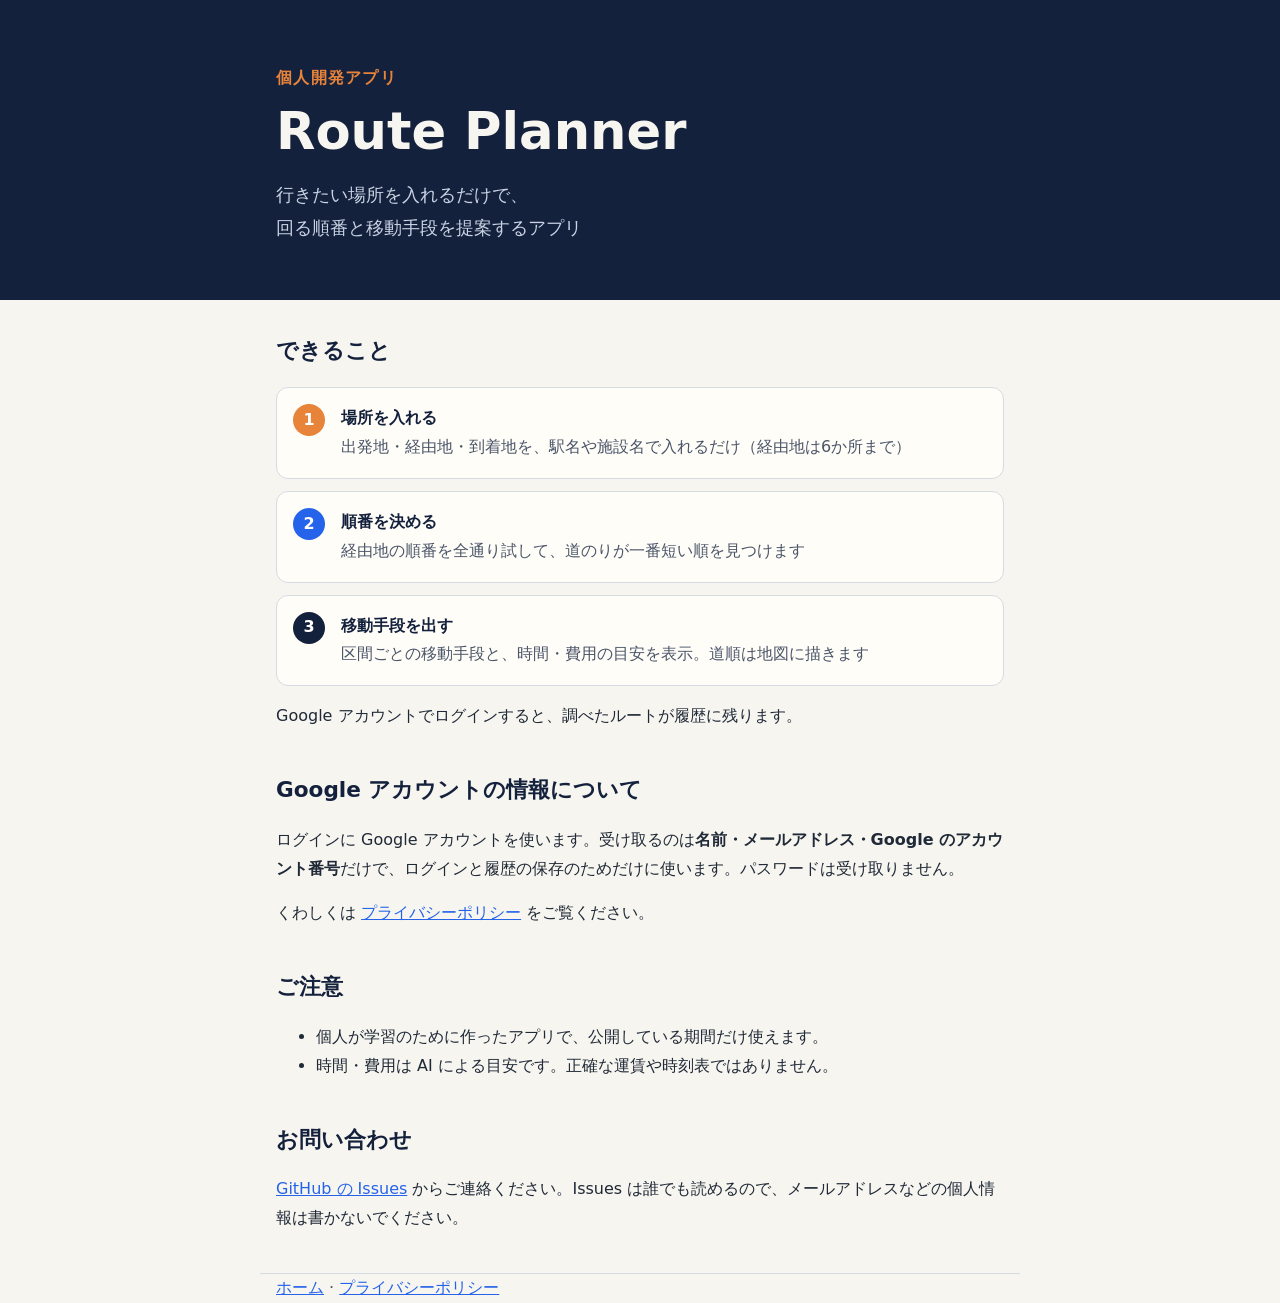
<file: index.html>
<!doctype html>
<html lang="ja">
<head>
<meta charset="utf-8">
<meta name="viewport" content="width=device-width, initial-scale=1">
<title>Route Planner</title>
<meta name="description" content="行きたい場所を入れるだけで、回る順番と移動手段を提案するアプリ">
<link rel="stylesheet" href="style.css">
</head>
<body>
<header class="hero">
  <div class="wrap">
    <p class="eyebrow">個人開発アプリ</p>
    <h1>Route Planner</h1>
    <p class="lead">行きたい場所を入れるだけで、<br>回る順番と移動手段を提案するアプリ</p>
  </div>
</header>

<main class="wrap">
  <section>
    <h2>できること</h2>
    <ol class="steps">
      <li><strong>場所を入れる</strong><span>出発地・経由地・到着地を、駅名や施設名で入れるだけ（経由地は6か所まで）</span></li>
      <li><strong>順番を決める</strong><span>経由地の順番を全通り試して、道のりが一番短い順を見つけます</span></li>
      <li><strong>移動手段を出す</strong><span>区間ごとの移動手段と、時間・費用の目安を表示。道順は地図に描きます</span></li>
    </ol>
    <p>Google アカウントでログインすると、調べたルートが履歴に残ります。</p>
  </section>

  <section>
    <h2>Google アカウントの情報について</h2>
    <p>ログインに Google アカウントを使います。受け取るのは<strong>名前・メールアドレス・Google のアカウント番号</strong>だけで、ログインと履歴の保存のためだけに使います。パスワードは受け取りません。</p>
    <p>くわしくは <a href="privacy.html">プライバシーポリシー</a> をご覧ください。</p>
  </section>

  <section>
    <h2>ご注意</h2>
    <ul>
      <li>個人が学習のために作ったアプリで、公開している期間だけ使えます。</li>
      <li>時間・費用は AI による目安です。正確な運賃や時刻表ではありません。</li>
    </ul>
  </section>

  <section>
    <h2>お問い合わせ</h2>
    <p><a href="https://github.com/murase4869/route-planner-ai/issues">GitHub の Issues</a> からご連絡ください。Issues は誰でも読めるので、メールアドレスなどの個人情報は書かないでください。</p>
  </section>
</main>

<footer class="wrap">
  <a href="index.html">ホーム</a> · <a href="privacy.html">プライバシーポリシー</a>
</footer>
</body>
</html>
</file>
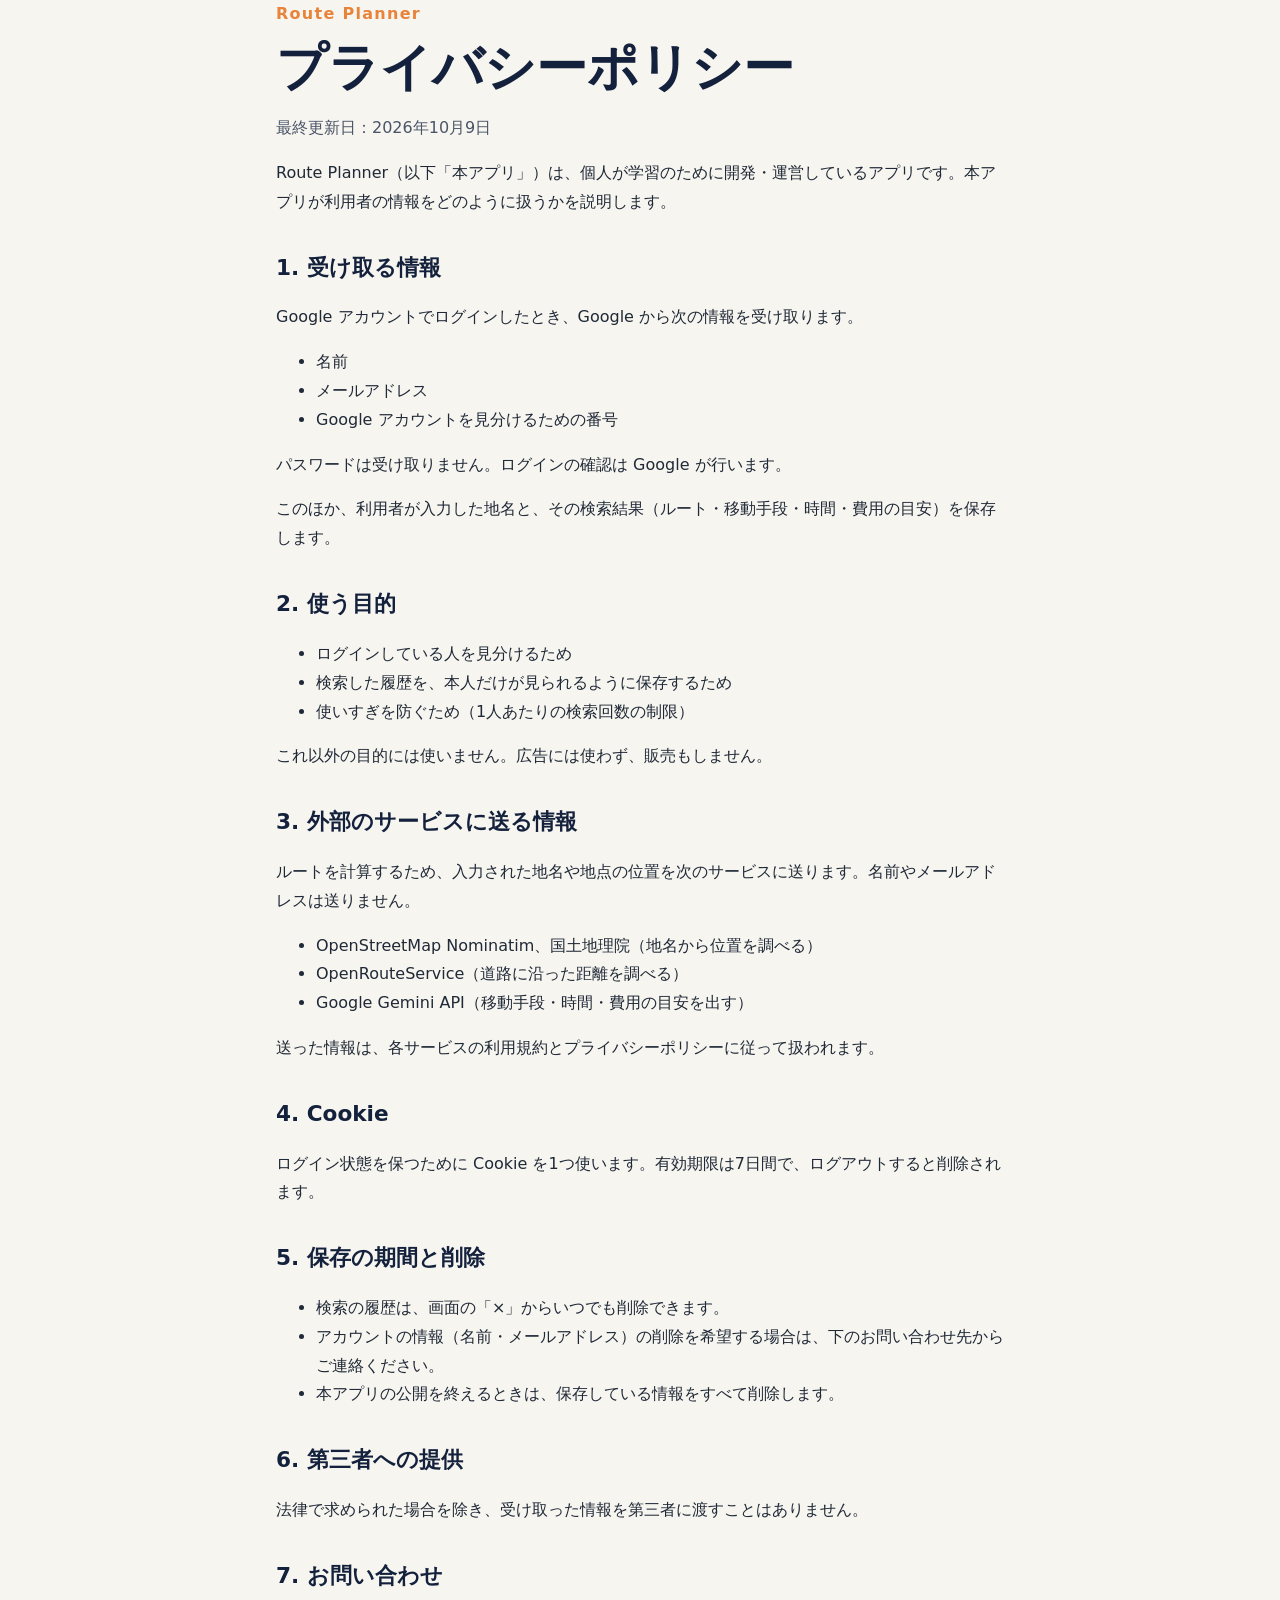
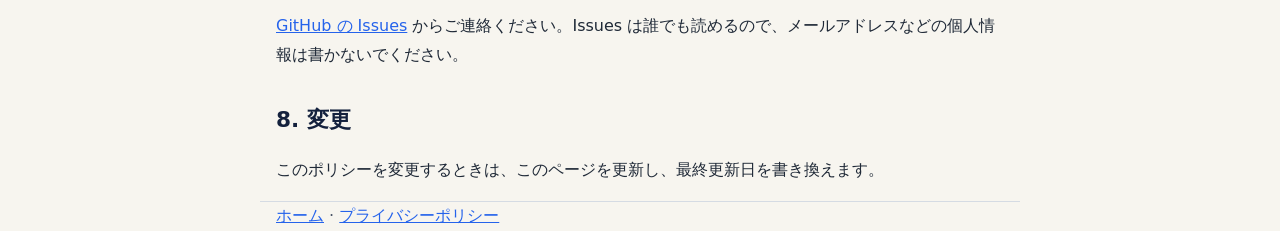
<file: privacy.html>
<!doctype html>
<html lang="ja">
<head>
<meta charset="utf-8">
<meta name="viewport" content="width=device-width, initial-scale=1">
<title>プライバシーポリシー | Route Planner</title>
<link rel="stylesheet" href="style.css">
</head>
<body>
<main class="wrap doc">
  <p class="eyebrow"><a href="index.html">Route Planner</a></p>
  <h1>プライバシーポリシー</h1>
  <p class="muted">最終更新日：2026年10月9日</p>

  <p>Route Planner（以下「本アプリ」）は、個人が学習のために開発・運営しているアプリです。本アプリが利用者の情報をどのように扱うかを説明します。</p>

  <h2>1. 受け取る情報</h2>
  <p>Google アカウントでログインしたとき、Google から次の情報を受け取ります。</p>
  <ul>
    <li>名前</li>
    <li>メールアドレス</li>
    <li>Google アカウントを見分けるための番号</li>
  </ul>
  <p>パスワードは受け取りません。ログインの確認は Google が行います。</p>
  <p>このほか、利用者が入力した地名と、その検索結果（ルート・移動手段・時間・費用の目安）を保存します。</p>

  <h2>2. 使う目的</h2>
  <ul>
    <li>ログインしている人を見分けるため</li>
    <li>検索した履歴を、本人だけが見られるように保存するため</li>
    <li>使いすぎを防ぐため（1人あたりの検索回数の制限）</li>
  </ul>
  <p>これ以外の目的には使いません。広告には使わず、販売もしません。</p>

  <h2>3. 外部のサービスに送る情報</h2>
  <p>ルートを計算するため、入力された地名や地点の位置を次のサービスに送ります。名前やメールアドレスは送りません。</p>
  <ul>
    <li>OpenStreetMap Nominatim、国土地理院（地名から位置を調べる）</li>
    <li>OpenRouteService（道路に沿った距離を調べる）</li>
    <li>Google Gemini API（移動手段・時間・費用の目安を出す）</li>
  </ul>
  <p>送った情報は、各サービスの利用規約とプライバシーポリシーに従って扱われます。</p>

  <h2>4. Cookie</h2>
  <p>ログイン状態を保つために Cookie を1つ使います。有効期限は7日間で、ログアウトすると削除されます。</p>

  <h2>5. 保存の期間と削除</h2>
  <ul>
    <li>検索の履歴は、画面の「×」からいつでも削除できます。</li>
    <li>アカウントの情報（名前・メールアドレス）の削除を希望する場合は、下のお問い合わせ先からご連絡ください。</li>
    <li>本アプリの公開を終えるときは、保存している情報をすべて削除します。</li>
  </ul>

  <h2>6. 第三者への提供</h2>
  <p>法律で求められた場合を除き、受け取った情報を第三者に渡すことはありません。</p>

  <h2>7. お問い合わせ</h2>
  <p><a href="https://github.com/murase4869/route-planner-ai/issues">GitHub の Issues</a> からご連絡ください。Issues は誰でも読めるので、メールアドレスなどの個人情報は書かないでください。</p>

  <h2>8. 変更</h2>
  <p>このポリシーを変更するときは、このページを更新し、最終更新日を書き換えます。</p>
</main>

<footer class="wrap">
  <a href="index.html">ホーム</a> · <a href="privacy.html">プライバシーポリシー</a>
</footer>
</body>
</html>
</file>
<file: style.css>
:root {
  --navy: #14213d;
  --orange: #e8833a;
  --blue: #2563eb;
  --text: #1f2937;
  --muted: #4a5568;
  --bg: #f7f5ef;
  --card: #fffdf8;
  --line: #d5dbe3;
}
* { box-sizing: border-box; }
body {
  margin: 0;
  background: var(--bg);
  color: var(--text);
  font-family: system-ui, -apple-system, "Segoe UI", "Hiragino Sans", "Yu Gothic UI", Meiryo, sans-serif;
  line-height: 1.8;
}
.wrap { max-width: 760px; margin: 0 auto; padding: 0 16px; }
a { color: var(--blue); }
.hero { background: var(--navy); color: #f7f5ef; padding: 64px 0 56px; }
.eyebrow { color: var(--orange); font-weight: 700; letter-spacing: .08em; margin: 0 0 8px; }
.eyebrow a { color: inherit; text-decoration: none; }
h1 { font-size: clamp(2rem, 6vw, 3.2rem); line-height: 1.2; margin: 0 0 16px; }
.hero .lead { color: #c9d3e3; font-size: 1.15rem; margin: 0; }
main { padding-top: 40px; padding-bottom: 24px; }
section { margin-bottom: 40px; }
h2 { color: var(--navy); font-size: 1.35rem; margin: 32px 0 8px; }
.steps { list-style: none; counter-reset: step; padding: 0; display: grid; gap: 12px; }
.steps li {
  counter-increment: step;
  background: var(--card);
  border: 1px solid var(--line);
  border-radius: 12px;
  padding: 16px 16px 16px 64px;
  position: relative;
}
.steps li::before {
  content: counter(step);
  position: absolute; left: 16px; top: 16px;
  width: 32px; height: 32px; border-radius: 50%;
  background: var(--orange); color: #fff; font-weight: 700;
  display: grid; place-items: center;
}
.steps li:nth-child(2)::before { background: var(--blue); }
.steps li:nth-child(3)::before { background: var(--navy); }
.steps strong { display: block; color: var(--navy); }
.steps span { color: var(--muted); }
.doc h1 { color: var(--navy); }
.muted { color: var(--muted); }
footer { border-top: 1px solid var(--line); padding-top: 16px; padding-bottom: 40px; color: var(--muted); }
</file>
